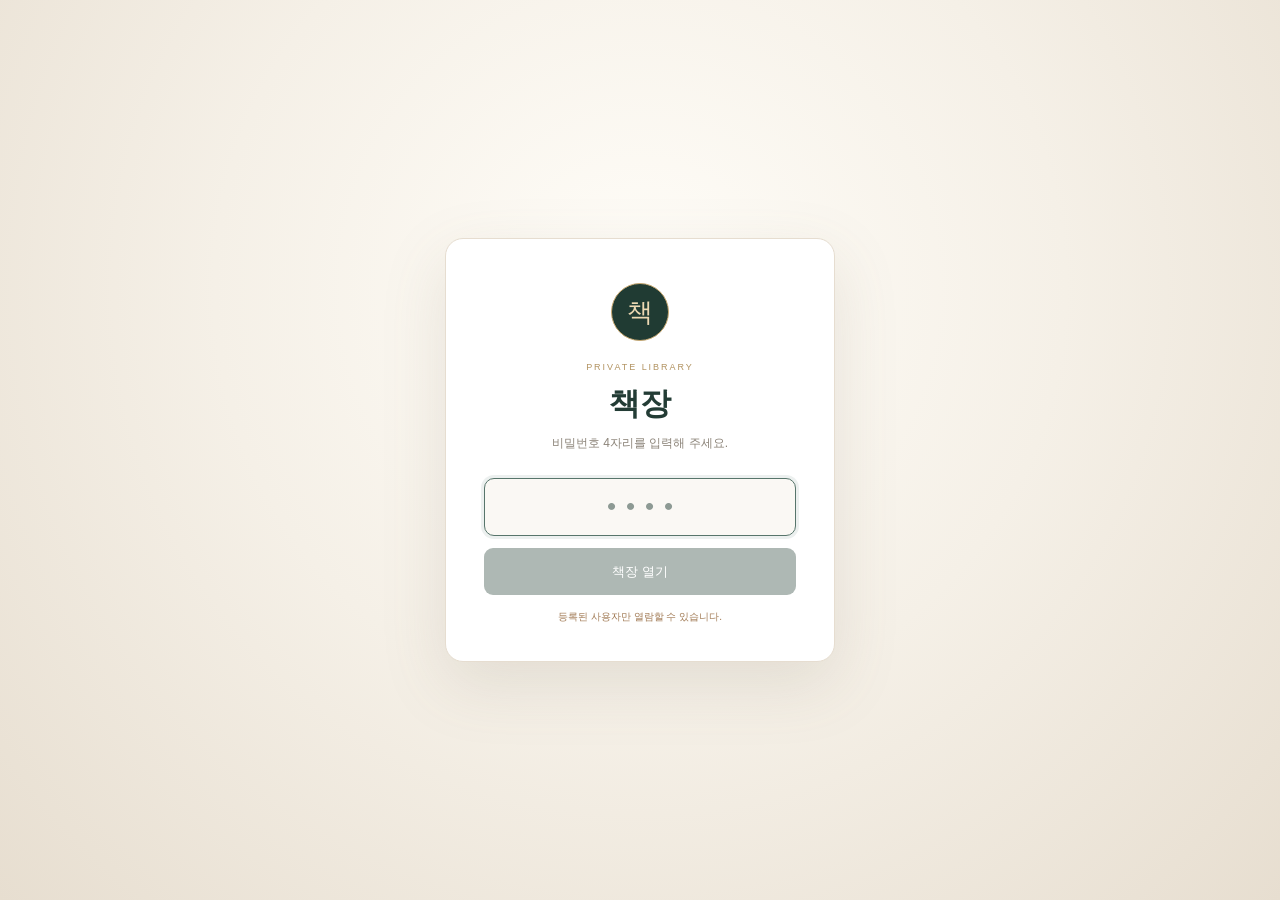
<file: docs/index.html>
<!doctype html>
<html lang="ko">
  <head>
    <meta charset="UTF-8" />
    <meta name="viewport" content="width=device-width, initial-scale=1.0" />
    <meta name="description" content="사진으로 정리한 나의 책장" />
    <title>책장</title>
    <script type="module" crossorigin src="./assets/index-CnTjOnWC.js"></script>
    <link rel="stylesheet" crossorigin href="./assets/index-kE9IkwFt.css">
  </head>
  <body><div id="root"></div></body>
</html>
</file>
<file: docs/assets/index-kE9IkwFt.css>
/*! tailwindcss v4.2.1 | MIT License | https://tailwindcss.com */
@layer theme{:root,:host{--font-sans:ui-sans-serif, system-ui, sans-serif, "Apple Color Emoji", "Segoe UI Emoji", "Segoe UI Symbol", "Noto Color Emoji";--font-mono:ui-monospace, SFMono-Regular, Menlo, Monaco, Consolas, "Liberation Mono", "Courier New", monospace;--spacing:.25rem;--default-font-family:var(--font-sans);--default-mono-font-family:var(--font-mono)}}@layer base{*,:after,:before,::backdrop{box-sizing:border-box;border:0 solid;margin:0;padding:0}::file-selector-button{box-sizing:border-box;border:0 solid;margin:0;padding:0}html,:host{-webkit-text-size-adjust:100%;tab-size:4;line-height:1.5;font-family:var(--default-font-family,ui-sans-serif, system-ui, sans-serif, "Apple Color Emoji", "Segoe UI Emoji", "Segoe UI Symbol", "Noto Color Emoji");font-feature-settings:var(--default-font-feature-settings,normal);font-variation-settings:var(--default-font-variation-settings,normal);-webkit-tap-highlight-color:transparent}hr{height:0;color:inherit;border-top-width:1px}abbr:where([title]){-webkit-text-decoration:underline dotted;text-decoration:underline dotted}h1,h2,h3,h4,h5,h6{font-size:inherit;font-weight:inherit}a{color:inherit;-webkit-text-decoration:inherit;-webkit-text-decoration:inherit;-webkit-text-decoration:inherit;-webkit-text-decoration:inherit;text-decoration:inherit}b,strong{font-weight:bolder}code,kbd,samp,pre{font-family:var(--default-mono-font-family,ui-monospace, SFMono-Regular, Menlo, Monaco, Consolas, "Liberation Mono", "Courier New", monospace);font-feature-settings:var(--default-mono-font-feature-settings,normal);font-variation-settings:var(--default-mono-font-variation-settings,normal);font-size:1em}small{font-size:80%}sub,sup{vertical-align:baseline;font-size:75%;line-height:0;position:relative}sub{bottom:-.25em}sup{top:-.5em}table{text-indent:0;border-color:inherit;border-collapse:collapse}:-moz-focusring{outline:auto}progress{vertical-align:baseline}summary{display:list-item}ol,ul,menu{list-style:none}img,svg,video,canvas,audio,iframe,embed,object{vertical-align:middle;display:block}img,video{max-width:100%;height:auto}button,input,select,optgroup,textarea{font:inherit;font-feature-settings:inherit;font-variation-settings:inherit;letter-spacing:inherit;color:inherit;opacity:1;background-color:#0000;border-radius:0}::file-selector-button{font:inherit;font-feature-settings:inherit;font-variation-settings:inherit;letter-spacing:inherit;color:inherit;opacity:1;background-color:#0000;border-radius:0}:where(select:is([multiple],[size])) optgroup{font-weight:bolder}:where(select:is([multiple],[size])) optgroup option{padding-inline-start:20px}::file-selector-button{margin-inline-end:4px}::placeholder{opacity:1}@supports (not ((-webkit-appearance:-apple-pay-button))) or (contain-intrinsic-size:1px){::placeholder{color:currentColor}@supports (color:color-mix(in lab, red, red)){::placeholder{color:color-mix(in oklab, currentcolor 50%, transparent)}}}textarea{resize:vertical}::-webkit-search-decoration{-webkit-appearance:none}::-webkit-date-and-time-value{min-height:1lh;text-align:inherit}::-webkit-datetime-edit{display:inline-flex}::-webkit-datetime-edit-fields-wrapper{padding:0}::-webkit-datetime-edit{padding-block:0}::-webkit-datetime-edit-year-field{padding-block:0}::-webkit-datetime-edit-month-field{padding-block:0}::-webkit-datetime-edit-day-field{padding-block:0}::-webkit-datetime-edit-hour-field{padding-block:0}::-webkit-datetime-edit-minute-field{padding-block:0}::-webkit-datetime-edit-second-field{padding-block:0}::-webkit-datetime-edit-millisecond-field{padding-block:0}::-webkit-datetime-edit-meridiem-field{padding-block:0}::-webkit-calendar-picker-indicator{line-height:1}:-moz-ui-invalid{box-shadow:none}button,input:where([type=button],[type=reset],[type=submit]){appearance:button}::file-selector-button{appearance:button}::-webkit-inner-spin-button{height:auto}::-webkit-outer-spin-button{height:auto}[hidden]:where(:not([hidden=until-found])){display:none!important}}@layer components;@layer utilities{.visible{visibility:visible}.relative{position:relative}.static{position:static}.start{inset-inline-start:var(--spacing)}.block{display:block}.hidden{display:none}.table{display:table}}.gate-shell{background:radial-gradient(circle at 50% 32%,#fffdf8 0,#f5f0e7 48%,#e7ded0 100%);place-items:center;padding:24px;grid-template-columns:1fr!important;min-height:100vh!important;display:grid!important}.gate-card{text-align:center;background:#fff;border:1px solid #e6ddd0;border-radius:18px;width:min(390px,100%);padding:44px 38px 36px;box-shadow:0 22px 65px #75665226}.gate-mark{color:#ecd9b3;background:#203b33;border:1px solid #c9aa73;border-radius:50%;place-items:center;width:58px;height:58px;margin:0 auto 20px;font:26px Georgia,Noto Serif KR,serif;display:grid}.gate-card>p{color:#b29361;letter-spacing:.22em;margin:0 0 8px;font-size:9px}.gate-card h1{margin:0 0 9px;font-size:31px}.gate-card>span{color:#8c8479;margin-bottom:26px;font-size:12px;display:block}.gate-card input{text-align:center;color:#203b33;letter-spacing:.38em;background:#faf8f4;border:1px solid #dcd2c3;border-radius:10px;outline:none;width:100%;height:58px;padding-left:.38em;font:600 26px/1 Georgia;display:block}.gate-card input:focus{border-color:#57756b;box-shadow:0 0 0 3px #57756b1c}.gate-card button{color:#fff;background:#203b33;border:0;border-radius:9px;width:100%;margin-top:12px;padding:14px;font-size:13px}.gate-card button:disabled{cursor:not-allowed;background:#aeb8b4}.gate-card small{color:#a17a54;min-height:16px;margin-top:14px;font-size:10px;display:block}.review{color:#9c6a1f;background:#f8eedb;border:0;border-radius:3px;margin-left:6px;padding:2px 5px;font-size:8px}.export{border:1px solid var(--line);color:var(--ink);background:#fff;border-radius:7px;padding:9px 11px;font-size:10px}.recommend-grid{grid-template-columns:repeat(3,1fr);gap:14px;display:grid}.recommend-grid article{background:#fff;border:1px solid #e9e1d6;border-radius:11px;min-height:190px;padding:25px 22px;position:relative;overflow:hidden}.recommend-grid article.matched{border-top:3px solid #d5a13f}.recommend-grid .rank{color:#eee8dd;font:44px Georgia;position:absolute;top:7px;right:14px}.recommend-grid mark{color:#426458;background:#edf2ef;border-radius:12px;padding:5px 8px;font-size:9px;position:relative}.recommend-grid h2{color:var(--ink);margin:24px 0 7px;font:600 20px Georgia,Noto Serif KR,serif;position:relative}.recommend-grid p{color:#8b8377;font-size:11px}.recommend-grid small{color:#9a7960;border-top:1px solid #eee8de;margin-top:22px;padding-top:13px;line-height:1.6;display:block}@media (width<=850px){.recommend-grid{grid-template-columns:1fr 1fr}}@media (width<=560px){.recommend-grid{grid-template-columns:1fr}}:root{--ink:#233c35;--muted:#857e73;--paper:#f7f4ee;--line:#e6ded2;--gold:#d39c3f}*{box-sizing:border-box}body{background:var(--paper);color:#3d3933;margin:0;font-family:Pretendard,Noto Sans KR,Arial,sans-serif}button,select,input{font:inherit}button{cursor:pointer}main{grid-template-columns:240px 1fr;min-height:100vh;display:grid}aside{color:#fff;background:#203b33;flex-direction:column;width:240px;padding:36px 22px;display:flex;position:fixed;inset:0 auto 0 0}.brand{align-items:center;gap:12px;padding:0 7px 38px;display:flex}.brand>span{color:#ecd9b3;border:1px solid #c9aa73;border-radius:50%;place-items:center;width:40px;height:40px;font-family:serif;font-size:21px;display:grid}.brand div{font-family:serif;font-size:18px}.brand small{color:#9fafa9;letter-spacing:.05em;margin-top:4px;font:10px Arial;display:block}nav{gap:7px;display:grid}nav button{color:#b9c5c1;text-align:left;background:0 0;border:0;border-radius:8px;align-items:center;gap:13px;padding:12px;font-size:14px;display:flex}nav button span{flex:1}nav button.active{color:#fff;background:#315047}nav em{color:#233c35;background:#d5a550;border-radius:12px;padding:2px 8px;font-size:11px;font-style:normal}nav small{border:1px solid #6b7b75;border-radius:4px;padding:2px 5px;font-size:9px}.sync{border-top:1px solid #405951;margin-top:auto;padding:22px 7px 0;font-size:12px}.sync b{margin-bottom:12px;display:block}.sync span{color:#cbd5d1}.sync i{background:#74bb8e;border-radius:50%;width:7px;height:7px;margin-right:7px;display:inline-block}.sync p{color:#84968f;font-size:10px}.content{grid-column:2;width:100%;max-width:1440px;padding:44px clamp(28px,5vw,76px) 60px}header{justify-content:space-between;align-items:center;display:flex}header p{color:#a39a8c;letter-spacing:.06em;margin:0 0 8px;font-size:11px}h1{color:var(--ink);margin:0 0 8px;font:600 32px Georgia,Noto Serif KR,serif}header span{color:var(--muted);font-size:13px}.scan{color:var(--ink);background:#fff;border:1px solid #dcd2c3;border-radius:7px;padding:11px 16px;font-size:12px}.stats{grid-template-columns:repeat(3,1fr);gap:14px;margin:30px 0 28px;display:grid}.stats article{background:#fff;border:1px solid #ebe4da;border-radius:10px;padding:18px 20px}.stats span{color:#948b7f;font-size:11px;display:block}.stats strong{color:var(--ink);margin:7px 0 4px;font:500 28px Georgia;display:block}.stats strong small{margin-left:3px;font:12px Arial}.stats p{color:#aaa297;margin:0;font-size:10px}.stats .notice{border-left:3px solid #d8a548}.toolbar{align-items:center;gap:10px;margin-bottom:14px;display:flex}.tabs{background:#eae4da;border-radius:8px;margin-right:auto;padding:3px;display:flex}.tabs button{color:#8f877c;background:0 0;border:0;border-radius:6px;padding:8px 16px;font-size:12px}.tabs button.active{color:var(--ink);background:#fff;box-shadow:0 1px 5px #cfc7ba}.search{border:1px solid var(--line);color:#aaa;background:#fff;border-radius:7px;padding:8px 11px}.search input{border:0;outline:0;width:190px;margin-left:7px;font-size:11px}.toolbar select{border:1px solid var(--line);color:#625c53;background:#fff;border-radius:7px;padding:9px 30px 9px 11px;font-size:11px}.table-card,.map-wrap{background:#fff;border:1px solid #e9e1d6;border-radius:11px;overflow:hidden}.table-title{border-bottom:1px solid #eee7dd;padding:15px 20px}.table-title b{margin-right:12px;font-size:13px}.table-title span{color:#aaa;font-size:10px}.tr{border-bottom:1px solid #f0ebe3;grid-template-columns:minmax(280px,2fr) 1fr 1.1fr 120px 54px;align-items:center;gap:12px;min-height:72px;padding:8px 18px;display:grid}.tr.head{color:#aaa;background:#fbfaf7;min-height:36px;font-size:10px}.book{align-items:center;gap:12px;display:flex}.book>i{border-radius:2px;width:8px;height:42px;box-shadow:1px 1px 2px #bbb}.book b,.pub b{color:#38342e;font-size:12px;display:block}.book span,.pub span{color:#9a9287;font-size:10px}.book em{color:#b27b25;background:#f8eedb;border-radius:3px;margin-left:6px;padding:2px 4px;font-size:8px;font-style:normal}.tr mark{color:#426458;background:#edf2ef;border-radius:10px;padding:4px 7px;font-size:9px}.tr>div>small{color:#aaa;margin-top:6px;font-size:9px;display:block}.stars{white-space:nowrap}.stars button{color:#ddd3c3;background:0 0;border:0;padding:1px;font-size:15px}.stars button.on{color:#d5a13f}.hide{color:#a59d91;background:0 0;border:0;font-size:10px}.hidden-row{opacity:.45}.hidden-toggle{color:#80786d;background:#faf8f4;border:0;width:100%;padding:12px;font-size:10px}.hidden-toggle span{background:#e7e1d6;border-radius:10px;margin-left:4px;padding:2px 7px}.map-select{color:#8c8479;font-size:11px}.map-select select{margin-left:9px}.map-note{color:#7c756c;margin:0 0 10px;font-size:11px}.map-note span{color:#fff;background:#315047;border-radius:10px;margin-right:5px;padding:4px 8px}.map-wrap{height:480px;position:relative}.map-wrap canvas{width:100%;height:100%}.legend{color:#777;background:#fff9;border-radius:5px;padding:6px 9px;font-size:9px;position:absolute;bottom:13px;right:15px}.legend i,.legend b{background:#d5a550;border-radius:50%;width:8px;height:8px;margin:0 5px;display:inline-block}.legend b{background:#213e36;margin-left:12px}@media (width<=850px){main{display:block}aside{width:auto;height:auto;padding:18px 22px;position:static}.brand{padding:0}.brand small,.sync{display:none}nav{margin-top:16px;display:flex}nav button{flex:1}.content{padding:28px 16px}.stats{grid-template-columns:1fr 1fr 1fr}.tr{grid-template-columns:minmax(210px,2fr) 1fr 100px 48px}.tr>div:nth-child(3),.tr.head span:nth-child(3){display:none}.toolbar{flex-wrap:wrap}.search input{width:140px}}@media (width<=560px){header{align-items:flex-end}.scan{font-size:0}.scan:first-letter{font-size:16px}.stats{gap:7px}.stats article{padding:13px 10px}.stats strong{font-size:22px}.tr{grid-template-columns:1fr 90px 40px;padding:8px 10px}.tr>div:nth-child(2),.tr.head span:nth-child(2){display:none}.stars button{font-size:13px}.content{padding:24px 12px}}.map-wrap{height:min(68vh,720px);min-height:520px;position:relative}.map-wrap canvas{touch-action:none;cursor:grab;width:100%;height:100%;display:block}.map-wrap canvas.dragging{cursor:grabbing}.map-tools{background:#fffc;border:1px solid #e3d9cb;border-radius:8px;gap:5px;padding:5px;display:flex;position:absolute;top:14px;right:14px}.map-tools button{color:#29463d;background:#f1ece4;border:0;border-radius:5px;min-width:34px;height:32px;font-size:13px}.map-help{background:#fffde;color:#777;border-radius:5px;padding:6px 9px;font-size:9px;position:absolute;bottom:13px;left:15px}@media (width<=850px){.map-wrap{height:68vh;min-height:460px}}@media (width<=560px){.map-wrap{height:65vh;min-height:420px}.map-help{max-width:58%;bottom:8px;left:8px}.legend{bottom:8px;right:8px}}
</file>
